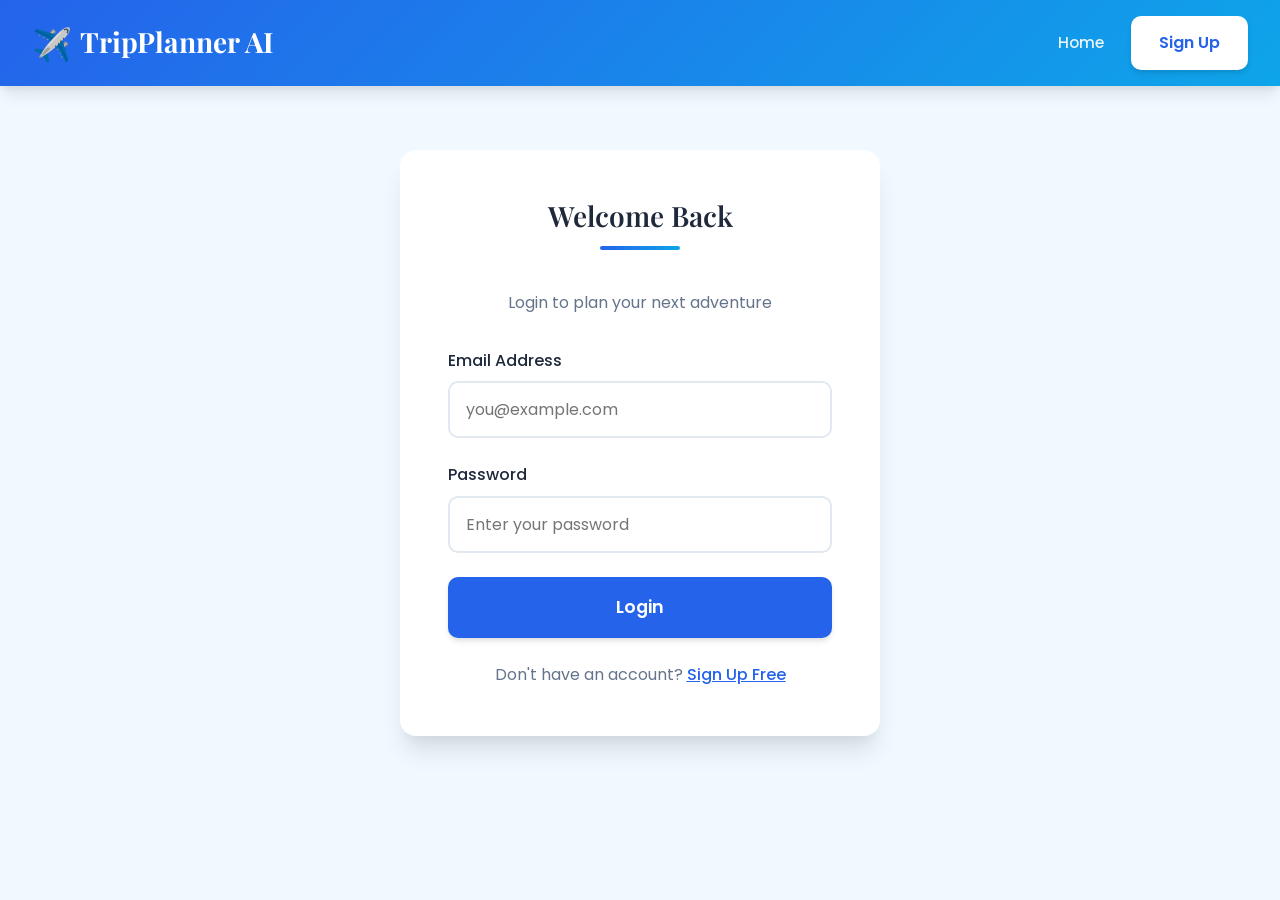
<file: client/login.html>
<!DOCTYPE html>
<html lang="en">
<head>
    <meta charset="UTF-8">
    <meta name="viewport" content="width=device-width, initial-scale=1.0">
    <title>Login - TripPlanner AI</title>
    <link rel="stylesheet" href="css/style.css">
</head>
<body>
    <header>
        <div class="header-container">
            <a href="index.html" class="logo">
                <span class="logo-icon">✈️</span>
                TripPlanner AI
            </a>
            <nav>
                <a href="index.html">Home</a>
                <a href="signup.html" class="btn">Sign Up</a>
            </nav>
        </div>
    </header>

    <div class="form-container fade-in">
        <h2 class="section-title" style="font-size: 1.75rem;">Welcome Back</h2>
        <p style="text-align: center; color: var(--text-secondary); margin-bottom: 2rem;">Login to plan your next adventure</p>
        
        <div id="alert" class="alert"></div>
        
        <form id="loginForm">
            <div class="form-group">
                <label for="email">Email Address</label>
                <input type="email" id="email" class="form-control" placeholder="you@example.com" required>
            </div>
            <div class="form-group">
                <label for="password">Password</label>
                <input type="password" id="password" class="form-control" placeholder="Enter your password" required>
            </div>
            <button type="submit" class="btn btn-large" style="width: 100%">Login</button>
        </form>
        
        <p style="margin-top: 1.5rem; text-align: center; color: var(--text-secondary);">
            Don't have an account? <a href="signup.html" style="color: var(--primary-color); font-weight: 500;">Sign Up Free</a>
        </p>
    </div>

    <script src="js/main.js"></script>
</body>
</html>
</file>
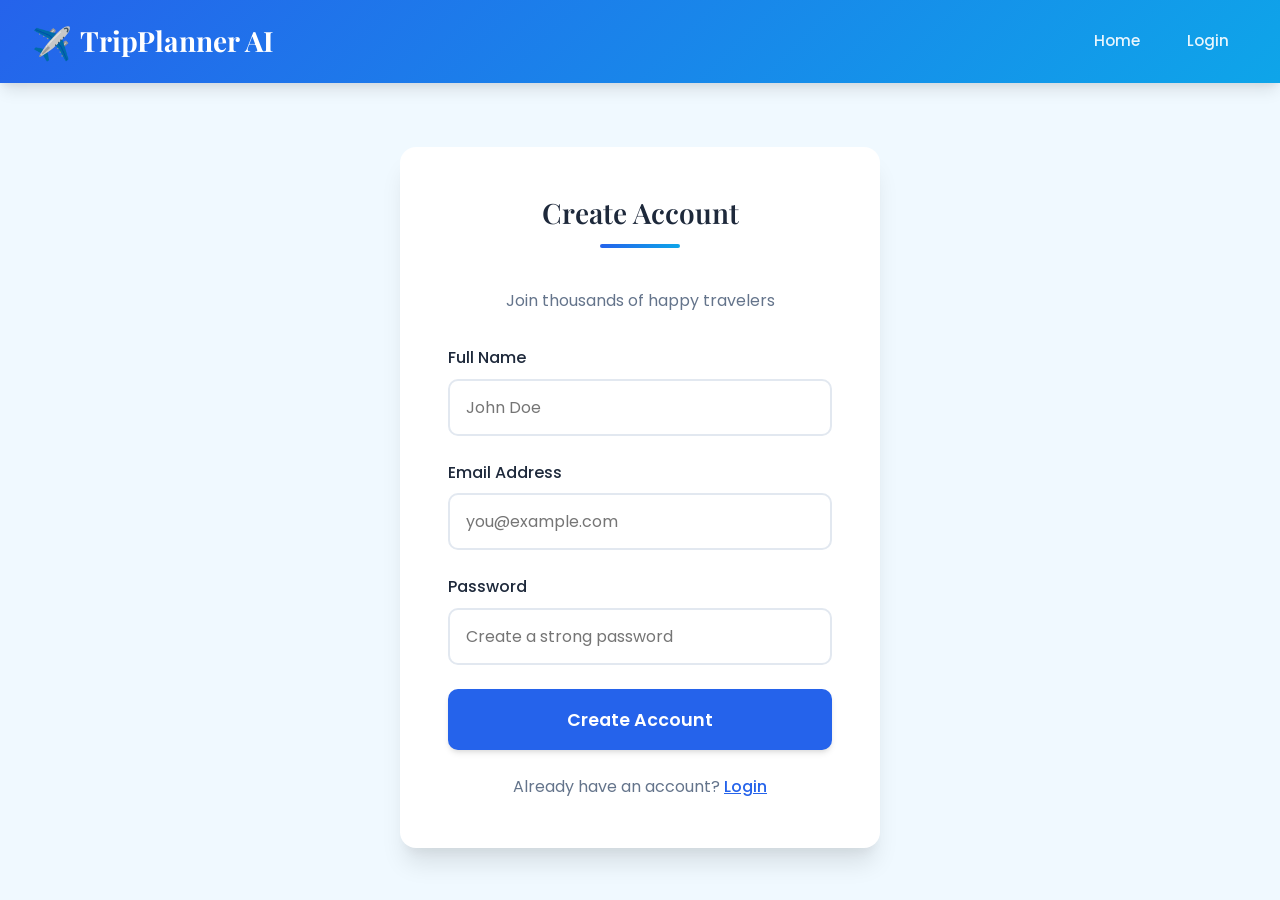
<file: client/signup.html>
<!DOCTYPE html>
<html lang="en">
<head>
    <meta charset="UTF-8">
    <meta name="viewport" content="width=device-width, initial-scale=1.0">
    <title>Sign Up - TripPlanner AI</title>
    <link rel="stylesheet" href="css/style.css">
</head>
<body>
    <header>
        <div class="header-container">
            <a href="index.html" class="logo">
                <span class="logo-icon">✈️</span>
                TripPlanner AI
            </a>
            <nav>
                <a href="index.html">Home</a>
                <a href="login.html">Login</a>
            </nav>
        </div>
    </header>

    <div class="form-container fade-in">
        <h2 class="section-title" style="font-size: 1.75rem;">Create Account</h2>
        <p style="text-align: center; color: var(--text-secondary); margin-bottom: 2rem;">Join thousands of happy travelers</p>
        
        <div id="alert" class="alert"></div>
        
        <form id="signupForm">
            <div class="form-group">
                <label for="name">Full Name</label>
                <input type="text" id="name" class="form-control" placeholder="John Doe" required>
            </div>
            <div class="form-group">
                <label for="email">Email Address</label>
                <input type="email" id="email" class="form-control" placeholder="you@example.com" required>
            </div>
            <div class="form-group">
                <label for="password">Password</label>
                <input type="password" id="password" class="form-control" placeholder="Create a strong password" required>
            </div>
            <button type="submit" class="btn btn-large" style="width: 100%">Create Account</button>
        </form>
        
        <p style="margin-top: 1.5rem; text-align: center; color: var(--text-secondary);">
            Already have an account? <a href="login.html" style="color: var(--primary-color); font-weight: 500;">Login</a>
        </p>
    </div>

    <script src="js/main.js"></script>
</body>
</html>
</file>
<file: client/css/style.css>
@import url('https://fonts.googleapis.com/css2?family=Poppins:wght@300;400;500;600;700&family=Playfair+Display:wght@400;500;600;700&display=swap');

:root {
  --primary-color: #2563eb;
  --primary-dark: #1d4ed8;
  --primary-light: #3b82f6;
  --secondary-color: #0ea5e9;
  --accent-color: #f59e0b;
  --accent-hover: #d97706;
  --background-color: #f0f9ff;
  --card-bg: #ffffff;
  --text-primary: #1e293b;
  --text-secondary: #64748b;
  --text-light: #94a3b8;
  --white: #ffffff;
  --shadow-sm: 0 1px 2px rgba(0, 0, 0, 0.05);
  --shadow: 0 4px 6px -1px rgba(0, 0, 0, 0.1), 0 2px 4px -1px rgba(0, 0, 0, 0.06);
  --shadow-md: 0 10px 15px -3px rgba(0, 0, 0, 0.1), 0 4px 6px -2px rgba(0, 0, 0, 0.05);
  --shadow-lg: 0 20px 25px -5px rgba(0, 0, 0, 0.1), 0 10px 10px -5px rgba(0, 0, 0, 0.04);
  --shadow-xl: 0 25px 50px -12px rgba(0, 0, 0, 0.25);
  --border-radius: 12px;
  --border-radius-lg: 16px;
  --transition: all 0.3s cubic-bezier(0.4, 0, 0.2, 1);
}

* {
  box-sizing: border-box;
  margin: 0;
  padding: 0;
}

html {
  scroll-behavior: smooth;
}

body {
  font-family: 'Poppins', sans-serif;
  background-color: var(--background-color);
  color: var(--text-primary);
  line-height: 1.6;
  min-height: 100vh;
  font-size: 16px;
}

h1, h2, h3, h4, h5, h6 {
  font-family: 'Playfair Display', serif;
  font-weight: 600;
  line-height: 1.3;
}

/* Header & Navigation */
header {
  background: linear-gradient(135deg, var(--primary-color) 0%, var(--secondary-color) 100%);
  padding: 1rem 2rem;
  position: sticky;
  top: 0;
  z-index: 1000;
  box-shadow: var(--shadow-md);
}

header .header-container {
  max-width: 1800px;
  margin: 0 auto;
  display: flex;
  justify-content: space-between;
  align-items: center;
}

.logo {
  font-family: 'Playfair Display', serif;
  font-size: 1.75rem;
  font-weight: 700;
  color: var(--white);
  text-decoration: none;
  display: flex;
  align-items: center;
  gap: 0.5rem;
  transition: var(--transition);
}

.logo:hover {
  transform: scale(1.02);
}

.logo-icon {
  font-size: 2rem;
}

nav {
  display: flex;
  align-items: center;
  gap: 0.5rem;
}

nav a {
  padding: 0.6rem 1.2rem;
  text-decoration: none;
  color: rgba(255, 255, 255, 0.9);
  font-weight: 500;
  font-size: 0.95rem;
  border-radius: 8px;
  transition: var(--transition);
  position: relative;
}

nav a:hover {
  background: rgba(255, 255, 255, 0.15);
  color: var(--white);
}

nav a.btn {
  background: var(--white);
  color: var(--primary-color);
  font-weight: 600;
}

nav a.btn:hover {
  background: var(--accent-color);
  color: var(--white);
  transform: translateY(-2px);
}

/* Container */
.container {
  max-width: 1800px;
  width: 100%;
  margin: 0 auto;
  padding: 2rem;
}

@media (min-width: 1920px) {
  .container {
    max-width: 1760px;
  }
}

/* Hero Section */
.hero {
  position: relative;
  text-align: center;
  padding: 6rem 2rem;
  background: linear-gradient(135deg, rgba(37, 99, 235, 0.85) 0%, rgba(14, 165, 233, 0.85) 100%),
              url('https://images.unsplash.com/photo-1469854523086-cc02fe5d8800?w=1920') center/cover no-repeat;
  color: var(--white);
  border-radius: var(--border-radius-lg);
  margin-bottom: 3rem;
  overflow: hidden;
}

.hero::before {
  content: '';
  position: absolute;
  top: 0;
  left: 0;
  right: 0;
  bottom: 0;
  background: radial-gradient(circle at 30% 70%, rgba(245, 158, 11, 0.2) 0%, transparent 50%);
  pointer-events: none;
}

.hero-content {
  position: relative;
  z-index: 1;
  max-width: 900px;
  margin: 0 auto;
}

.hero h1 {
  font-size: 3.5rem;
  margin-bottom: 1.25rem;
  text-shadow: 2px 2px 4px rgba(0, 0, 0, 0.2);
  animation: fadeInUp 0.8s ease-out;
}

.hero p {
  font-size: 1.25rem;
  margin-bottom: 2rem;
  opacity: 0.95;
  animation: fadeInUp 0.8s ease-out 0.2s both;
}

.hero-buttons {
  display: flex;
  gap: 1rem;
  justify-content: center;
  flex-wrap: wrap;
  animation: fadeInUp 0.8s ease-out 0.4s both;
}

@keyframes fadeInUp {
  from {
    opacity: 0;
    transform: translateY(20px);
  }
  to {
    opacity: 1;
    transform: translateY(0);
  }
}

/* Buttons */
.btn {
  display: inline-flex;
  align-items: center;
  justify-content: center;
  gap: 0.5rem;
  padding: 0.875rem 1.75rem;
  background: var(--primary-color);
  color: var(--white);
  border: none;
  border-radius: 10px;
  cursor: pointer;
  text-decoration: none;
  font-size: 1rem;
  font-weight: 600;
  font-family: 'Poppins', sans-serif;
  transition: var(--transition);
  box-shadow: var(--shadow);
}

.btn:hover {
  background: var(--primary-dark);
  transform: translateY(-3px);
  box-shadow: var(--shadow-lg);
}

.btn:active {
  transform: translateY(-1px);
}

.btn-large {
  padding: 1.1rem 2.5rem;
  font-size: 1.1rem;
}

.btn-outline {
  background: transparent;
  border: 2px solid var(--white);
  color: var(--white);
}

.btn-outline:hover {
  background: var(--white);
  color: var(--primary-color);
}

.btn-accent {
  background: var(--accent-color);
}

.btn-accent:hover {
  background: var(--accent-hover);
}

.btn-small {
  padding: 0.5rem 1rem;
  font-size: 0.875rem;
}

/* Search & Filter Section */
.search-filter-section {
  background: var(--white);
  padding: 2rem;
  border-radius: var(--border-radius-lg);
  box-shadow: var(--shadow-md);
  margin-bottom: 3rem;
}

.search-container {
  display: flex;
  gap: 1rem;
  margin-bottom: 1.5rem;
  flex-wrap: wrap;
}

.search-box {
  flex: 1;
  min-width: 280px;
  position: relative;
}

.search-box input {
  width: 100%;
  padding: 1rem 1rem 1rem 3rem;
  border: 2px solid #e2e8f0;
  border-radius: 10px;
  font-size: 1rem;
  font-family: 'Poppins', sans-serif;
  transition: var(--transition);
}

.search-box input:focus {
  outline: none;
  border-color: var(--primary-color);
  box-shadow: 0 0 0 3px rgba(37, 99, 235, 0.1);
}

.search-box::before {
  content: '🔍';
  position: absolute;
  left: 1rem;
  top: 50%;
  transform: translateY(-50%);
  font-size: 1.1rem;
}

.filter-buttons {
  display: flex;
  gap: 0.75rem;
  flex-wrap: wrap;
}

.filter-btn {
  padding: 0.75rem 1.5rem;
  background: #f1f5f9;
  color: var(--text-primary);
  border: 2px solid transparent;
  border-radius: 25px;
  cursor: pointer;
  font-size: 0.9rem;
  font-weight: 500;
  font-family: 'Poppins', sans-serif;
  transition: var(--transition);
  display: flex;
  align-items: center;
  gap: 0.5rem;
}

.filter-btn:hover {
  background: #e2e8f0;
  transform: translateY(-2px);
}

.filter-btn.active {
  background: var(--primary-color);
  color: var(--white);
  border-color: var(--primary-color);
}

.filter-btn .icon {
  font-size: 1.1rem;
}

/* Section Titles */
.section-title {
  text-align: center;
  margin-bottom: 2.5rem;
  font-size: 2.25rem;
  color: var(--text-primary);
  position: relative;
}

.section-title::after {
  content: '';
  display: block;
  width: 80px;
  height: 4px;
  background: linear-gradient(90deg, var(--primary-color), var(--secondary-color));
  margin: 0.75rem auto 0;
  border-radius: 2px;
}

.section-subtitle {
  text-align: center;
  color: var(--text-secondary);
  margin-bottom: 2rem;
  font-size: 1.1rem;
  max-width: 700px;
  margin-left: auto;
  margin-right: auto;
}

/* Grid Layouts */
.grid {
  display: grid;
  grid-template-columns: repeat(auto-fill, minmax(340px, 1fr));
  gap: 2rem;
}

.destinations-grid {
  display: grid;
  grid-template-columns: repeat(4, 1fr);
  gap: 1.75rem;
}

@media (max-width: 1600px) {
  .destinations-grid {
    grid-template-columns: repeat(3, 1fr);
  }
}

@media (max-width: 1200px) {
  .destinations-grid {
    grid-template-columns: repeat(2, 1fr);
  }
}

@media (max-width: 768px) {
  .destinations-grid {
    grid-template-columns: 1fr;
  }
}

/* Destination Cards */
.card {
  background: var(--card-bg);
  border-radius: var(--border-radius-lg);
  overflow: hidden;
  box-shadow: var(--shadow);
  transition: var(--transition);
  position: relative;
}

.card:hover {
  transform: translateY(-8px);
  box-shadow: var(--shadow-xl);
}

.destination-card {
  cursor: pointer;
}

.destination-card .card-image {
  position: relative;
  height: 220px;
  overflow: hidden;
}

.destination-card .card-image img {
  width: 100%;
  height: 100%;
  object-fit: cover;
  transition: transform 0.5s ease;
}

.destination-card:hover .card-image img {
  transform: scale(1.1);
}

.card-category {
  position: absolute;
  top: 1rem;
  left: 1rem;
  background: var(--primary-color);
  color: var(--white);
  padding: 0.35rem 0.85rem;
  border-radius: 20px;
  font-size: 0.75rem;
  font-weight: 600;
  text-transform: uppercase;
  letter-spacing: 0.5px;
}

.card-category.beach { background: #0ea5e9; }
.card-category.hill-station { background: #10b981; }
.card-category.heritage { background: #8b5cf6; }
.card-category.historical { background: #8b5cf6; }
.card-category.adventure { background: #f59e0b; }
.card-category.honeymoon { background: #ec4899; }
.card-category.international { background: #6366f1; }

.card-content {
  padding: 1.5rem;
}

.card-title {
  font-family: 'Playfair Display', serif;
  font-size: 1.35rem;
  margin-bottom: 0.5rem;
  color: var(--text-primary);
}

.card-location {
  display: flex;
  align-items: center;
  gap: 0.35rem;
  color: var(--text-secondary);
  font-size: 0.9rem;
  margin-bottom: 0.75rem;
}

.card-description {
  color: var(--text-secondary);
  font-size: 0.9rem;
  line-height: 1.6;
  margin-bottom: 1.25rem;
  display: -webkit-box;
  -webkit-line-clamp: 3;
  -webkit-box-orient: vertical;
  overflow: hidden;
}

.card-actions {
  display: flex;
  gap: 0.75rem;
  flex-wrap: wrap;
}

.card-actions .btn {
  flex: 1;
  min-width: 120px;
  padding: 0.65rem 1rem;
  font-size: 0.875rem;
}

.map-btn {
  background: #10b981;
}

.map-btn:hover {
  background: #059669;
}

/* Feature Cards */
.feature-card {
  text-align: center;
  padding: 2.5rem 2rem;
}

.feature-card .icon {
  font-size: 3rem;
  margin-bottom: 1rem;
}

.feature-card h3 {
  font-size: 1.25rem;
  margin-bottom: 0.75rem;
  color: var(--text-primary);
}

.feature-card p {
  color: var(--text-secondary);
  font-size: 0.95rem;
}

/* Stats Section */
.stats-section {
  display: grid;
  grid-template-columns: repeat(4, 1fr);
  gap: 1.5rem;
  margin: 3rem 0;
}

.stat-card {
  background: var(--white);
  padding: 2rem;
  border-radius: var(--border-radius);
  text-align: center;
  box-shadow: var(--shadow);
  transition: var(--transition);
}

.stat-card:hover {
  transform: translateY(-5px);
  box-shadow: var(--shadow-lg);
}

.stat-number {
  font-family: 'Playfair Display', serif;
  font-size: 2.5rem;
  font-weight: 700;
  color: var(--primary-color);
  margin-bottom: 0.5rem;
}

.stat-label {
  color: var(--text-secondary);
  font-size: 0.95rem;
  font-weight: 500;
}

@media (max-width: 900px) {
  .stats-section {
    grid-template-columns: repeat(2, 1fr);
  }
}

/* Hotels & Travel Options */
.options-grid {
  display: grid;
  grid-template-columns: repeat(3, 1fr);
  gap: 2rem;
}

@media (max-width: 1000px) {
  .options-grid {
    grid-template-columns: repeat(2, 1fr);
  }
}

@media (max-width: 650px) {
  .options-grid {
    grid-template-columns: 1fr;
  }
}

.option-card {
  background: linear-gradient(135deg, var(--primary-color) 0%, var(--secondary-color) 100%);
  color: var(--white);
  padding: 2rem;
  border-radius: var(--border-radius-lg);
  text-align: center;
  box-shadow: var(--shadow-md);
  transition: var(--transition);
}

.option-card:hover {
  transform: translateY(-5px) scale(1.02);
  box-shadow: var(--shadow-xl);
}

.option-card .icon {
  font-size: 3rem;
  margin-bottom: 1rem;
}

.option-card h3 {
  font-size: 1.5rem;
  margin-bottom: 0.5rem;
}

.option-card p {
  opacity: 0.9;
  margin-bottom: 1rem;
}

.option-card .price {
  font-size: 1.75rem;
  font-weight: 700;
}

/* Map Section */
#homeMap, #map {
  height: 450px;
  width: 100%;
  border-radius: var(--border-radius-lg);
  box-shadow: var(--shadow-lg);
  margin: 2rem 0;
}

/* Forms */
.form-container {
  max-width: 480px;
  margin: 4rem auto;
  background: var(--white);
  padding: 3rem;
  border-radius: var(--border-radius-lg);
  box-shadow: var(--shadow-lg);
}

.form-group {
  margin-bottom: 1.5rem;
}

.form-group label {
  display: block;
  margin-bottom: 0.5rem;
  font-weight: 500;
  color: var(--text-primary);
}

.form-control {
  width: 100%;
  padding: 0.875rem 1rem;
  border: 2px solid #e2e8f0;
  border-radius: 10px;
  font-size: 1rem;
  font-family: 'Poppins', sans-serif;
  transition: var(--transition);
  background: var(--white);
}

.form-control:focus {
  outline: none;
  border-color: var(--primary-color);
  box-shadow: 0 0 0 3px rgba(37, 99, 235, 0.1);
}

select.form-control {
  cursor: pointer;
}

/* Trip Form */
.trip-form {
  background: var(--white);
  padding: 2.5rem;
  border-radius: var(--border-radius-lg);
  box-shadow: var(--shadow-lg);
  margin-bottom: 2rem;
}

.trip-form h2 {
  margin-bottom: 1.5rem;
  color: var(--text-primary);
}

/* Itinerary Results */
.itinerary-result {
  display: none;
}

.itinerary-header {
  background: linear-gradient(135deg, var(--primary-color) 0%, var(--secondary-color) 100%);
  color: white;
  padding: 2rem;
  border-radius: var(--border-radius-lg);
  margin-bottom: 2rem;
}

.itinerary-header h3 {
  font-size: 1.75rem;
  margin-bottom: 0.5rem;
}

.day-plan {
  background: var(--white);
  padding: 1.75rem;
  border-left: 4px solid var(--primary-color);
  margin-bottom: 1.5rem;
  box-shadow: var(--shadow);
  border-radius: 0 var(--border-radius) var(--border-radius) 0;
  transition: var(--transition);
}

.day-plan:hover {
  transform: translateX(5px);
  box-shadow: var(--shadow-md);
}

.day-plan h4 {
  color: var(--primary-color);
  margin-bottom: 0.75rem;
  font-size: 1.2rem;
}

.day-plan ul {
  padding-left: 1.5rem;
}

.day-plan li {
  margin-bottom: 0.5rem;
  color: var(--text-secondary);
}

/* Alerts */
.alert {
  padding: 1rem 1.25rem;
  border-radius: 10px;
  margin-bottom: 1rem;
  display: none;
  font-weight: 500;
}

.alert-error {
  background-color: #fef2f2;
  color: #991b1b;
  border: 1px solid #fecaca;
}

.alert-success {
  background-color: #f0fdf4;
  color: #166534;
  border: 1px solid #86efac;
}

/* Footer */
footer {
  background: linear-gradient(135deg, #1e293b 0%, #0f172a 100%);
  color: var(--white);
  padding: 4rem 2rem 2rem;
  margin-top: 4rem;
}

.footer-container {
  max-width: 1800px;
  margin: 0 auto;
}

.footer-grid {
  display: grid;
  grid-template-columns: 2fr 1fr 1fr 1fr;
  gap: 3rem;
  margin-bottom: 3rem;
}

.footer-brand {
  max-width: 350px;
}

.footer-brand .logo {
  margin-bottom: 1rem;
  display: inline-block;
}

.footer-brand p {
  color: rgba(255, 255, 255, 0.7);
  line-height: 1.7;
}

.footer-section h4 {
  font-family: 'Poppins', sans-serif;
  font-size: 1.1rem;
  margin-bottom: 1.25rem;
  color: var(--white);
}

.footer-section a {
  display: block;
  color: rgba(255, 255, 255, 0.7);
  text-decoration: none;
  padding: 0.4rem 0;
  transition: var(--transition);
}

.footer-section a:hover {
  color: var(--accent-color);
  transform: translateX(5px);
}

.footer-bottom {
  border-top: 1px solid rgba(255, 255, 255, 0.1);
  padding-top: 2rem;
  text-align: center;
  color: rgba(255, 255, 255, 0.6);
}

@media (max-width: 900px) {
  .footer-grid {
    grid-template-columns: 1fr 1fr;
    gap: 2rem;
  }
}

@media (max-width: 550px) {
  .footer-grid {
    grid-template-columns: 1fr;
  }
}

/* Modal */
.modal-overlay {
  display: none;
  position: fixed;
  top: 0;
  left: 0;
  right: 0;
  bottom: 0;
  background: rgba(0, 0, 0, 0.6);
  z-index: 2000;
  align-items: center;
  justify-content: center;
  padding: 2rem;
  backdrop-filter: blur(4px);
}

.modal-overlay.active {
  display: flex;
}

.modal {
  background: var(--white);
  border-radius: var(--border-radius-lg);
  max-width: 700px;
  width: 100%;
  max-height: 90vh;
  overflow-y: auto;
  animation: modalSlideIn 0.3s ease-out;
}

@keyframes modalSlideIn {
  from {
    opacity: 0;
    transform: translateY(-20px) scale(0.95);
  }
  to {
    opacity: 1;
    transform: translateY(0) scale(1);
  }
}

.modal-header {
  position: relative;
}

.modal-header img {
  width: 100%;
  height: 280px;
  object-fit: cover;
}

.modal-close {
  position: absolute;
  top: 1rem;
  right: 1rem;
  background: var(--white);
  border: none;
  width: 40px;
  height: 40px;
  border-radius: 50%;
  cursor: pointer;
  font-size: 1.25rem;
  display: flex;
  align-items: center;
  justify-content: center;
  box-shadow: var(--shadow);
  transition: var(--transition);
}

.modal-close:hover {
  background: #f1f5f9;
  transform: scale(1.1);
}

.modal-body {
  padding: 2rem;
}

.modal-body h2 {
  font-size: 1.75rem;
  margin-bottom: 0.5rem;
}

.modal-body .location {
  display: flex;
  align-items: center;
  gap: 0.5rem;
  color: var(--text-secondary);
  margin-bottom: 1.25rem;
}

.modal-body .description {
  color: var(--text-secondary);
  line-height: 1.7;
  margin-bottom: 1.5rem;
}

.modal-body .map-embed {
  width: 100%;
  height: 250px;
  border: 0;
  border-radius: var(--border-radius);
  margin-bottom: 1.5rem;
}

.modal-actions {
  display: flex;
  gap: 1rem;
}

.modal-actions .btn {
  flex: 1;
}

/* Responsive */
@media (max-width: 1024px) {
  .hero h1 {
    font-size: 2.75rem;
  }
  
  .section-title {
    font-size: 2rem;
  }
}

@media (max-width: 768px) {
  header {
    padding: 1rem;
  }
  
  header .header-container {
    flex-direction: column;
    gap: 1rem;
  }
  
  nav {
    flex-wrap: wrap;
    justify-content: center;
  }
  
  .hero {
    padding: 4rem 1.5rem;
  }
  
  .hero h1 {
    font-size: 2rem;
  }
  
  .hero p {
    font-size: 1rem;
  }
  
  .container {
    padding: 1rem;
  }
  
  .search-container {
    flex-direction: column;
  }
  
  .filter-buttons {
    justify-content: center;
  }
  
  .stats-section {
    grid-template-columns: 1fr;
  }
}

/* Animations */
.fade-in {
  animation: fadeIn 0.5s ease-out;
}

@keyframes fadeIn {
  from { opacity: 0; }
  to { opacity: 1; }
}

.slide-up {
  animation: slideUp 0.5s ease-out;
}

@keyframes slideUp {
  from {
    opacity: 0;
    transform: translateY(30px);
  }
  to {
    opacity: 1;
    transform: translateY(0);
  }
}

/* Scrollbar */
::-webkit-scrollbar {
  width: 10px;
}

::-webkit-scrollbar-track {
  background: #f1f5f9;
}

::-webkit-scrollbar-thumb {
  background: var(--primary-color);
  border-radius: 5px;
}

::-webkit-scrollbar-thumb:hover {
  background: var(--primary-dark);
}

/* No Results */
.no-results {
  text-align: center;
  padding: 4rem 2rem;
  color: var(--text-secondary);
}

.no-results .icon {
  font-size: 4rem;
  margin-bottom: 1rem;
}

.no-results h3 {
  font-size: 1.5rem;
  margin-bottom: 0.5rem;
  color: var(--text-primary);
}
</file>
